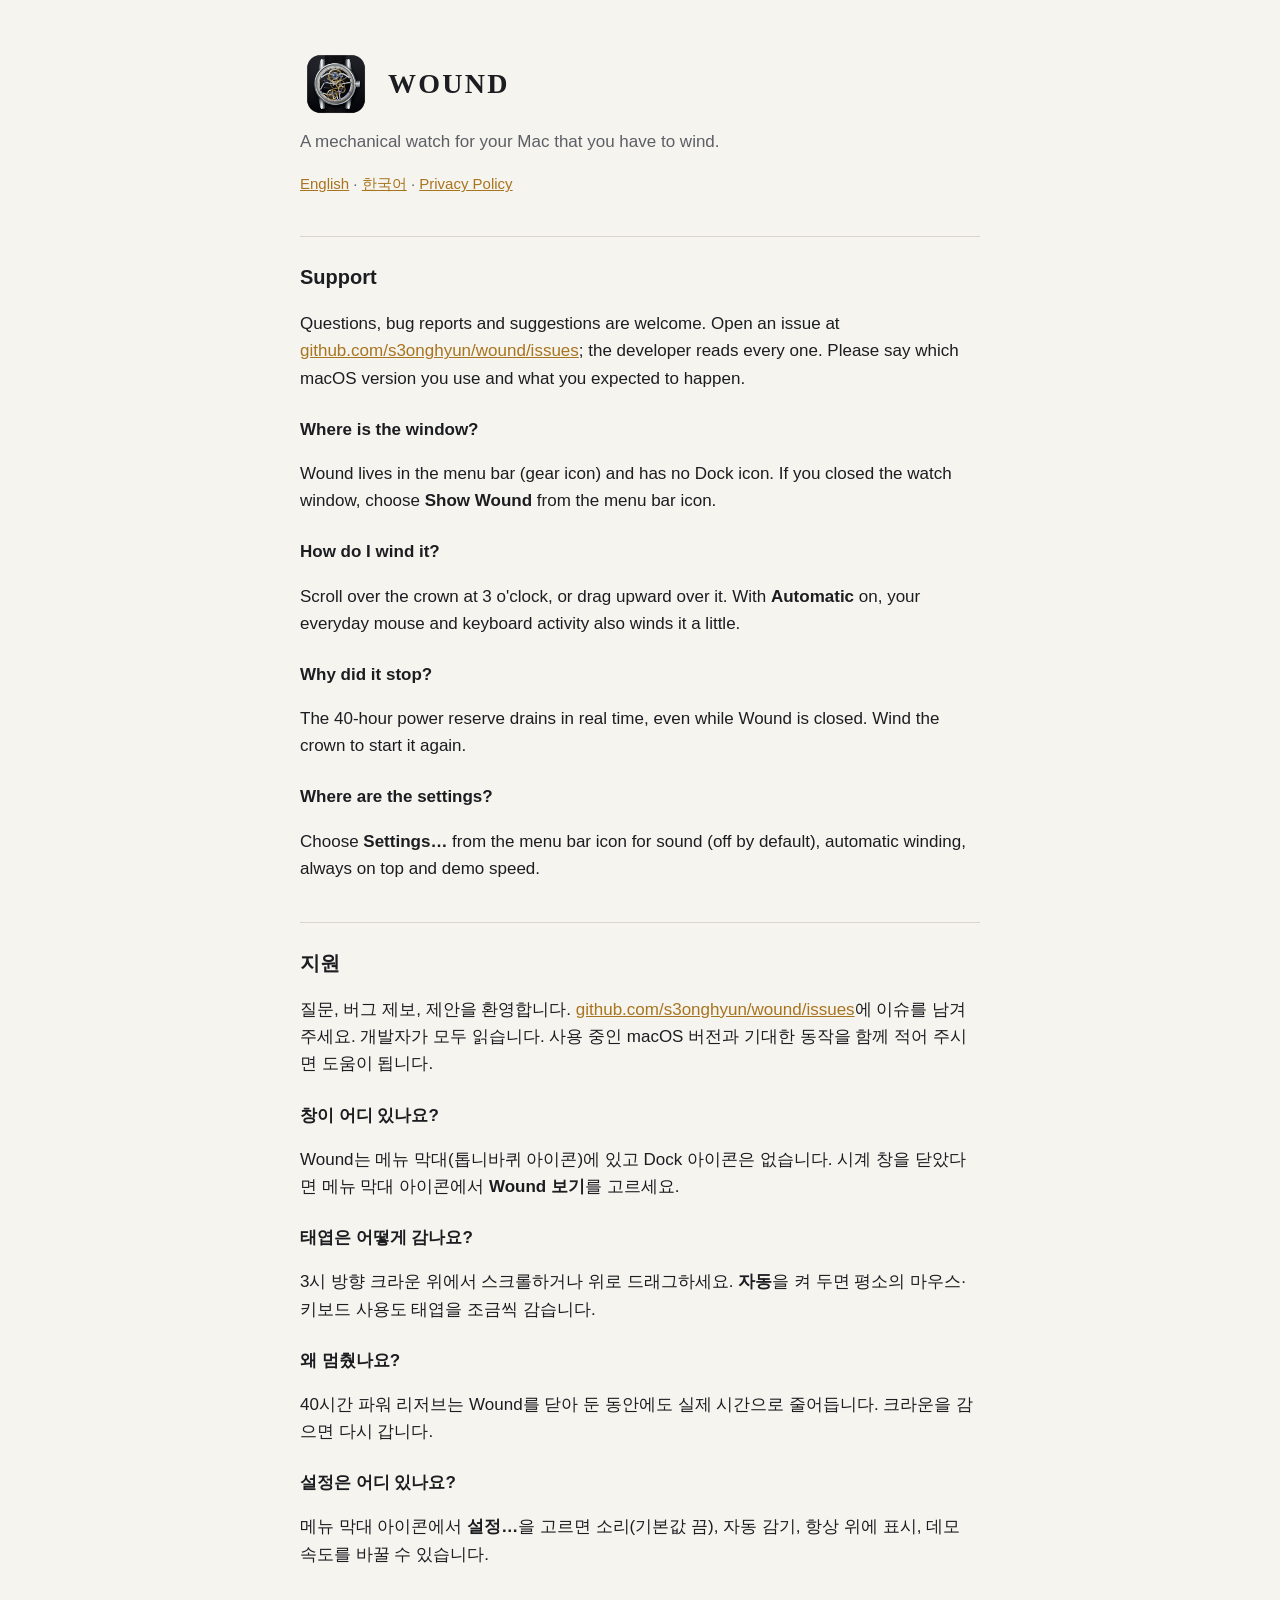
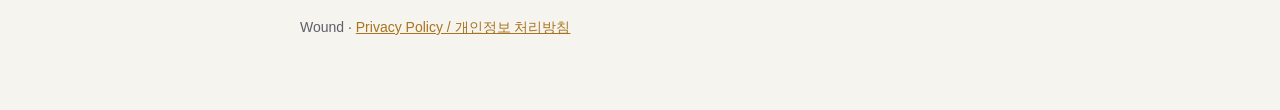
<file: docs/index.html>
<!doctype html>
<html lang="en">
<head>
<meta charset="utf-8">
<meta name="viewport" content="width=device-width, initial-scale=1">
<title>Wound Support</title>
<link rel="stylesheet" href="style.css">
</head>
<body>
<main>
<header><img src="icon.png" alt=""><h1>WOUND</h1></header>
<p class="lede">A mechanical watch for your Mac that you have to wind.</p>
<nav><a href="#en">English</a> · <a href="#ko">한국어</a> · <a href="privacy.html">Privacy Policy</a></nav>

<h2 id="en">Support</h2>
<p>Questions, bug reports and suggestions are welcome. Open an issue at
<a href="https://github.com/s3onghyun/wound/issues">github.com/s3onghyun/wound/issues</a>; the developer reads every one.
Please say which macOS version you use and what you expected to happen.</p>

<h3>Where is the window?</h3>
<p>Wound lives in the menu bar (gear icon) and has no Dock icon. If you closed the watch window, choose <b>Show Wound</b> from the menu bar icon.</p>
<h3>How do I wind it?</h3>
<p>Scroll over the crown at 3 o'clock, or drag upward over it. With <b>Automatic</b> on, your everyday mouse and keyboard activity also winds it a little.</p>
<h3>Why did it stop?</h3>
<p>The 40-hour power reserve drains in real time, even while Wound is closed. Wind the crown to start it again.</p>
<h3>Where are the settings?</h3>
<p>Choose <b>Settings…</b> from the menu bar icon for sound (off by default), automatic winding, always on top and demo speed.</p>

<h2 id="ko" lang="ko">지원</h2>
<div lang="ko">
<p>질문, 버그 제보, 제안을 환영합니다.
<a href="https://github.com/s3onghyun/wound/issues">github.com/s3onghyun/wound/issues</a>에 이슈를 남겨 주세요. 개발자가 모두 읽습니다.
사용 중인 macOS 버전과 기대한 동작을 함께 적어 주시면 도움이 됩니다.</p>
<h3>창이 어디 있나요?</h3>
<p>Wound는 메뉴 막대(톱니바퀴 아이콘)에 있고 Dock 아이콘은 없습니다. 시계 창을 닫았다면 메뉴 막대 아이콘에서 <b>Wound 보기</b>를 고르세요.</p>
<h3>태엽은 어떻게 감나요?</h3>
<p>3시 방향 크라운 위에서 스크롤하거나 위로 드래그하세요. <b>자동</b>을 켜 두면 평소의 마우스·키보드 사용도 태엽을 조금씩 감습니다.</p>
<h3>왜 멈췄나요?</h3>
<p>40시간 파워 리저브는 Wound를 닫아 둔 동안에도 실제 시간으로 줄어듭니다. 크라운을 감으면 다시 갑니다.</p>
<h3>설정은 어디 있나요?</h3>
<p>메뉴 막대 아이콘에서 <b>설정…</b>을 고르면 소리(기본값 끔), 자동 감기, 항상 위에 표시, 데모 속도를 바꿀 수 있습니다.</p>
</div>

<footer>Wound · <a href="privacy.html">Privacy Policy / 개인정보 처리방침</a></footer>
</main>
</body>
</html>
</file>
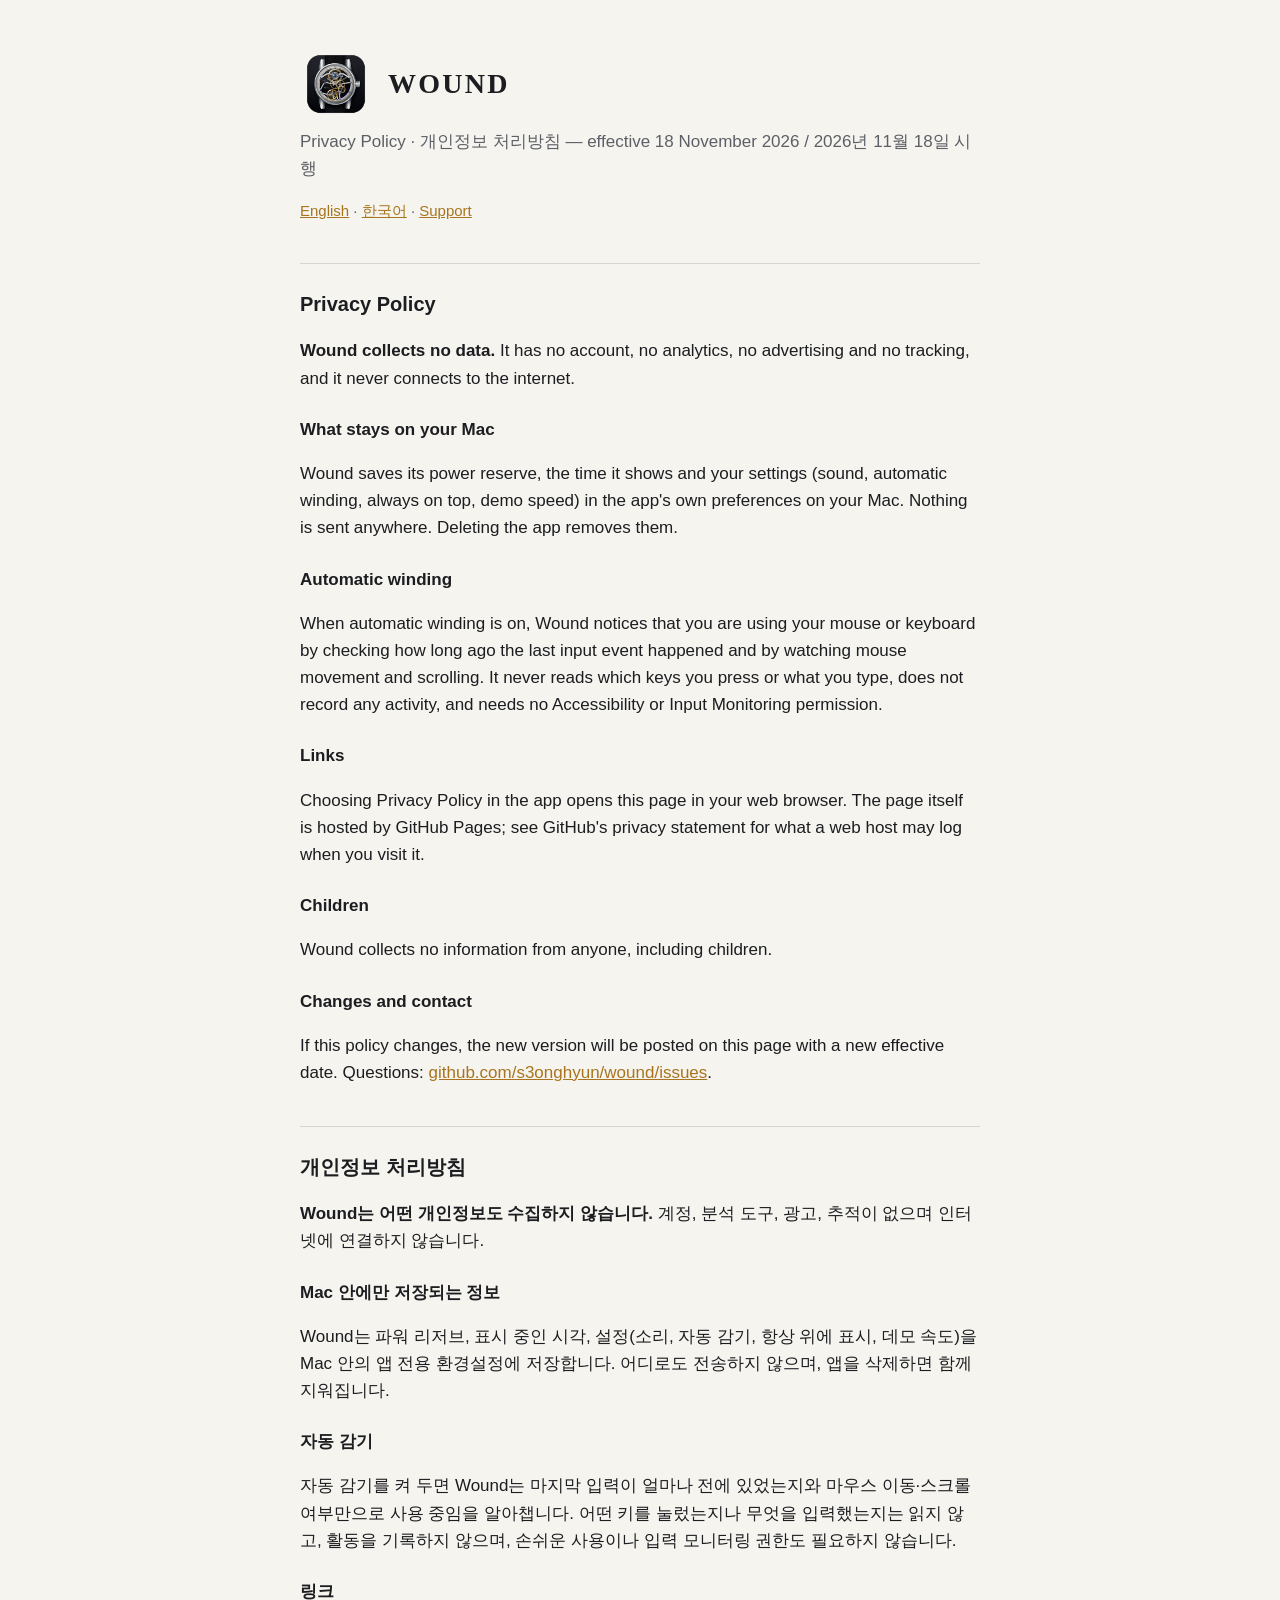
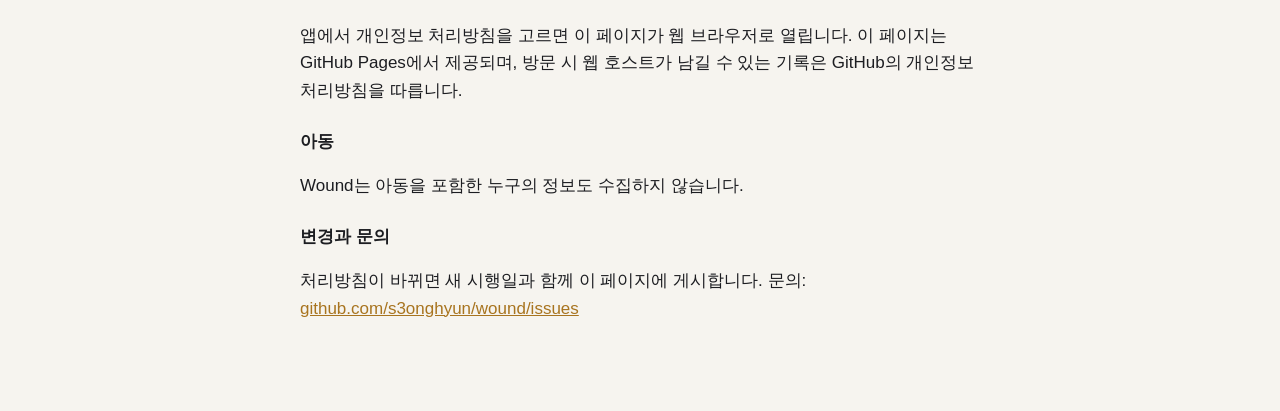
<file: docs/privacy.html>
<!doctype html>
<html lang="en">
<head>
<meta charset="utf-8">
<meta name="viewport" content="width=device-width, initial-scale=1">
<title>Wound Privacy Policy</title>
<link rel="stylesheet" href="style.css">
</head>
<body>
<main>
<header><img src="icon.png" alt=""><h1>WOUND</h1></header>
<p class="lede">Privacy Policy · 개인정보 처리방침 — effective 18 November 2026 / 2026년 11월 18일 시행</p>
<nav><a href="#en">English</a> · <a href="#ko">한국어</a> · <a href="./">Support</a></nav>

<h2 id="en">Privacy Policy</h2>
<p><b>Wound collects no data.</b> It has no account, no analytics, no advertising and no tracking, and it never connects to the internet.</p>
<h3>What stays on your Mac</h3>
<p>Wound saves its power reserve, the time it shows and your settings (sound, automatic winding, always on top, demo speed) in the app's own preferences on your Mac. Nothing is sent anywhere. Deleting the app removes them.</p>
<h3>Automatic winding</h3>
<p>When automatic winding is on, Wound notices that you are using your mouse or keyboard by checking how long ago the last input event happened and by watching mouse movement and scrolling. It never reads which keys you press or what you type, does not record any activity, and needs no Accessibility or Input Monitoring permission.</p>
<h3>Links</h3>
<p>Choosing Privacy Policy in the app opens this page in your web browser. The page itself is hosted by GitHub Pages; see GitHub's privacy statement for what a web host may log when you visit it.</p>
<h3>Children</h3>
<p>Wound collects no information from anyone, including children.</p>
<h3>Changes and contact</h3>
<p>If this policy changes, the new version will be posted on this page with a new effective date. Questions: <a href="https://github.com/s3onghyun/wound/issues">github.com/s3onghyun/wound/issues</a>.</p>

<h2 id="ko" lang="ko">개인정보 처리방침</h2>
<div lang="ko">
<p><b>Wound는 어떤 개인정보도 수집하지 않습니다.</b> 계정, 분석 도구, 광고, 추적이 없으며 인터넷에 연결하지 않습니다.</p>
<h3>Mac 안에만 저장되는 정보</h3>
<p>Wound는 파워 리저브, 표시 중인 시각, 설정(소리, 자동 감기, 항상 위에 표시, 데모 속도)을 Mac 안의 앱 전용 환경설정에 저장합니다. 어디로도 전송하지 않으며, 앱을 삭제하면 함께 지워집니다.</p>
<h3>자동 감기</h3>
<p>자동 감기를 켜 두면 Wound는 마지막 입력이 얼마나 전에 있었는지와 마우스 이동·스크롤 여부만으로 사용 중임을 알아챕니다. 어떤 키를 눌렀는지나 무엇을 입력했는지는 읽지 않고, 활동을 기록하지 않으며, 손쉬운 사용이나 입력 모니터링 권한도 필요하지 않습니다.</p>
<h3>링크</h3>
<p>앱에서 개인정보 처리방침을 고르면 이 페이지가 웹 브라우저로 열립니다. 이 페이지는 GitHub Pages에서 제공되며, 방문 시 웹 호스트가 남길 수 있는 기록은 GitHub의 개인정보 처리방침을 따릅니다.</p>
<h3>아동</h3>
<p>Wound는 아동을 포함한 누구의 정보도 수집하지 않습니다.</p>
<h3>변경과 문의</h3>
<p>처리방침이 바뀌면 새 시행일과 함께 이 페이지에 게시합니다. 문의: <a href="https://github.com/s3onghyun/wound/issues">github.com/s3onghyun/wound/issues</a></p>
</div>
</main>
</body>
</html>
</file>
<file: docs/style.css>
:root { color-scheme: light dark; --fg: #1c1d21; --muted: #5d5f66; --bg: #f6f4ef; --accent: #a8741f; --rule: #d9d5cc; }
@media (prefers-color-scheme: dark) { :root { --fg: #e6e2da; --muted: #a29f98; --bg: #121317; --accent: #e8c27a; --rule: #2c2d33; } }
* { box-sizing: border-box; }
body { margin: 0; background: var(--bg); color: var(--fg); font: 17px/1.6 -apple-system, BlinkMacSystemFont, "Apple SD Gothic Neo", "Helvetica Neue", sans-serif; }
main { max-width: 720px; margin: 0 auto; padding: 48px 20px 72px; }
header { display: flex; align-items: center; gap: 16px; margin-bottom: 8px; }
header img { width: 72px; height: 72px; }
h1 { font: 700 28px/1.2 ui-serif, Georgia, serif; letter-spacing: 0.08em; margin: 0; }
h2 { font-size: 20px; margin: 40px 0 8px; padding-top: 24px; border-top: 1px solid var(--rule); }
h3 { font-size: 17px; margin: 24px 0 4px; }
p.lede { color: var(--muted); margin-top: 0; }
a { color: var(--accent); }
nav { font-size: 15px; color: var(--muted); }
footer { margin-top: 48px; font-size: 14px; color: var(--muted); }
</file>
